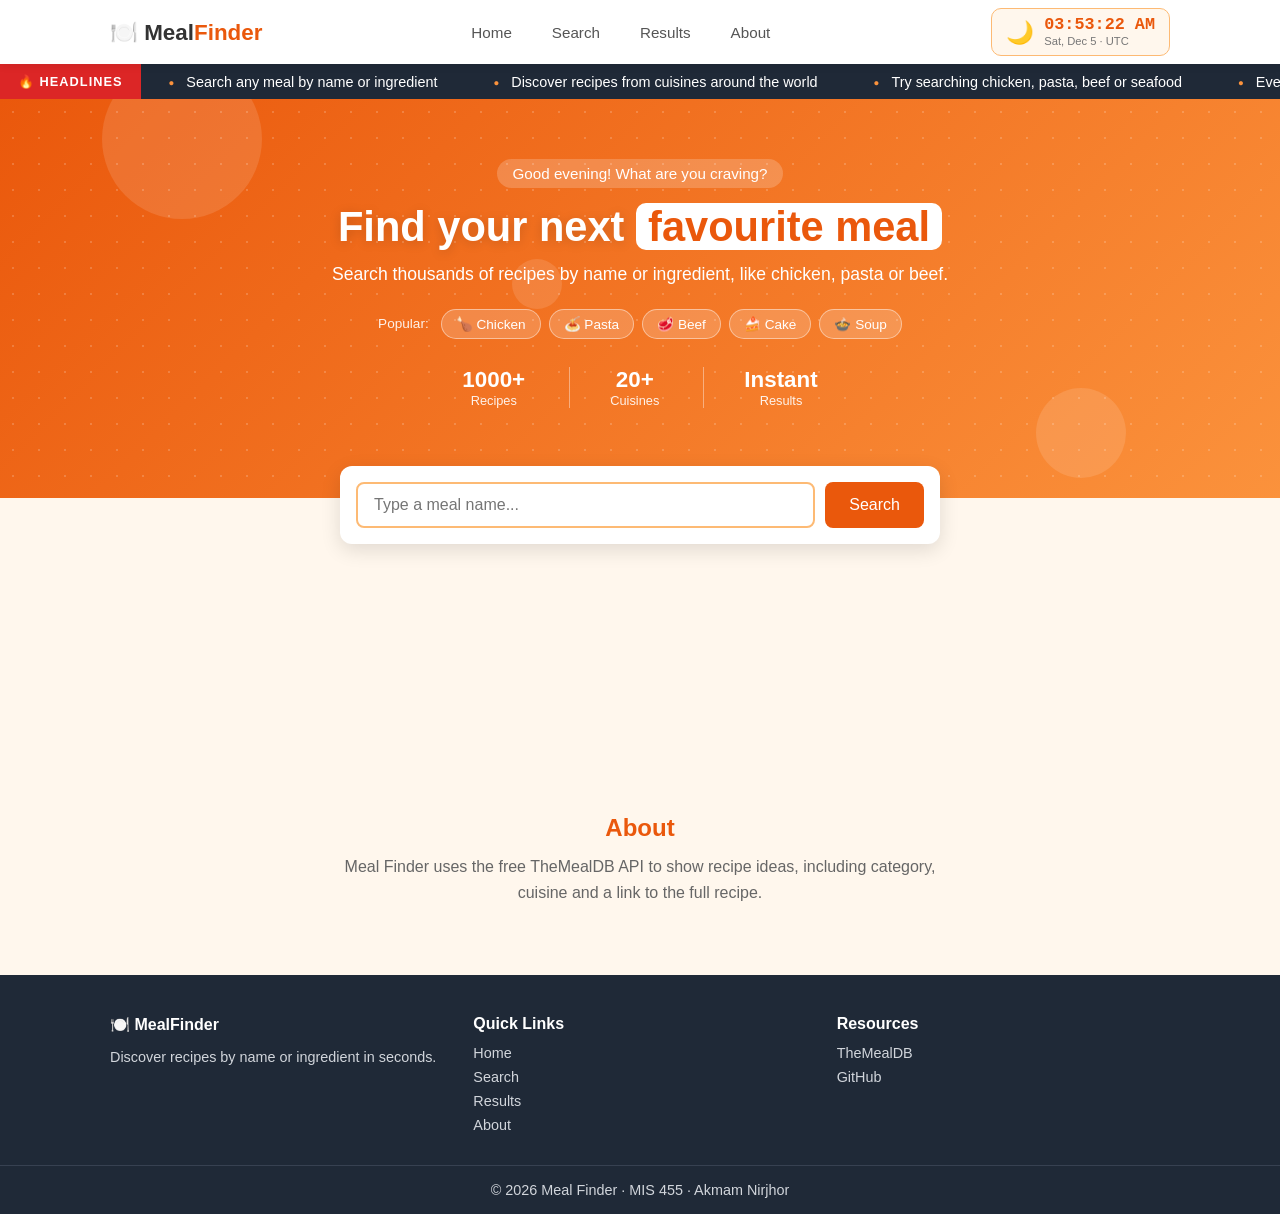
<file: index.html>
<!DOCTYPE html>
<html lang="en">
<head>
  <meta charset="UTF-8">
  <meta name="viewport" content="width=device-width, initial-scale=1.0">
  <title>Meal Finder</title>
  <link rel="stylesheet" href="style.css">
</head>
<body>
  <div class="cursor-dot" id="cursorDot"></div>
  <div class="cursor-ring" id="cursorRing"></div>

  <nav class="navbar">
    <div class="nav-inner">
      <a href="#home" class="brand">🍽️ Meal<span>Finder</span></a>

      <ul class="nav-links" id="navLinks">
        <li><a href="#home">Home</a></li>
        <li><a href="#search">Search</a></li>
        <li><a href="#results-section">Results</a></li>
        <li><a href="#about">About</a></li>
      </ul>

      <div class="smart-clock" id="smartClock" title="Your local time">
        <span class="clock-icon" id="clockIcon">🕐</span>
        <div class="clock-text">
          <span class="clock-time" id="clockTime">--:--:--</span>
          <span class="clock-date" id="clockDate"></span>
        </div>
      </div>

      <button class="nav-toggle" id="navToggle" aria-label="Toggle navigation" aria-expanded="false">☰</button>
    </div>
  </nav>

  <div class="ticker" aria-label="Food headlines">
    <span class="ticker-label">🔥 HEADLINES</span>
    <div class="ticker-track">
      <div class="ticker-move">
        <span>Search any meal by name or ingredient</span>
        <span>Discover recipes from cuisines around the world</span>
        <span>Try searching chicken, pasta, beef or seafood</span>
        <span>Every result shows its category and cuisine</span>
        <span>Tap View recipe for the full cooking guide</span>
        <span>Search any meal by name or ingredient</span>
        <span>Discover recipes from cuisines around the world</span>
        <span>Try searching chicken, pasta, beef or seafood</span>
        <span>Every result shows its category and cuisine</span>
        <span>Tap View recipe for the full cooking guide</span>
      </div>
    </div>
  </div>

  <header class="hero" id="home">
    <span class="shape shape-1"></span>
    <span class="shape shape-2"></span>
    <span class="shape shape-3"></span>
    <span class="greeting" id="greeting"></span>
    <h1>Find your next <span class="highlight">favourite meal</span></h1>
    <p>Search thousands of recipes by name or ingredient, like chicken, pasta or beef.</p>

    <div class="hero-chips">
      <span class="chips-label">Popular:</span>
      <button class="chip" data-query="Chicken">🍗 Chicken</button>
      <button class="chip" data-query="Pasta">🍝 Pasta</button>
      <button class="chip" data-query="Beef">🥩 Beef</button>
      <button class="chip" data-query="Cake">🍰 Cake</button>
      <button class="chip" data-query="Soup">🍲 Soup</button>
    </div>

    <div class="hero-stats">
      <div class="stat"><strong>1000+</strong><span>Recipes</span></div>
      <div class="stat"><strong>20+</strong><span>Cuisines</span></div>
      <div class="stat"><strong>Instant</strong><span>Results</span></div>
    </div>
  </header>

  <main>
    <section class="search-section" id="search">
      <div class="search-box">
        <input type="text" id="searchInput" placeholder="Type a meal name...">
        <button id="searchBtn">Search</button>
      </div>
    </section>

    <section class="results-section" id="results-section">
      <p id="message"></p>
      <div id="results" class="results"></div>
    </section>

    <section class="about reveal" id="about">
      <h2>About</h2>
      <p>Meal Finder uses the free TheMealDB API to show recipe ideas, including category, cuisine and a link to the full recipe.</p>
    </section>
  </main>

  <footer class="footer reveal">
    <div class="footer-inner">
      <div class="footer-col">
        <h4>🍽️ MealFinder</h4>
        <p>Discover recipes by name or ingredient in seconds.</p>
      </div>

      <div class="footer-col">
        <h4>Quick Links</h4>
        <ul>
          <li><a href="#home">Home</a></li>
          <li><a href="#search">Search</a></li>
          <li><a href="#results-section">Results</a></li>
          <li><a href="#about">About</a></li>
        </ul>
      </div>

      <div class="footer-col">
        <h4>Resources</h4>
        <ul>
          <li><a href="https://www.themealdb.com" target="_blank">TheMealDB</a></li>
          <li><a href="https://github.com/Akmam-Nirjhor/MIS_455_2030514_Akmam_Nirjhor" target="_blank">GitHub</a></li>
        </ul>
      </div>
    </div>

    <div class="footer-bottom">
      <p>&copy; 2026 Meal Finder &middot; MIS 455 &middot; Akmam Nirjhor</p>
    </div>
  </footer>

  <script src="script.js"></script>
</body>
</html>
</file>
<file: style.css>
* {
  box-sizing: border-box;
  margin: 0;
  padding: 0;
}

html {
  scroll-behavior: smooth;
  scroll-padding-top: 70px;
}

body {
  font-family: Arial, Helvetica, sans-serif;
  background: #fff7ed;
  color: #333;
}

/* Navigation bar */
.navbar {
  position: sticky;
  top: 0;
  z-index: 100;
  background: white;
  box-shadow: 0 2px 8px rgba(0, 0, 0, 0.08);
  animation: slideDown 0.6s ease both;
  transition: box-shadow 0.3s;
}

.navbar.scrolled {
  box-shadow: 0 4px 18px rgba(0, 0, 0, 0.15);
}

.navbar.scrolled .nav-inner {
  height: 56px;
}

.nav-inner {
  transition: height 0.3s;
  max-width: 1100px;
  margin: 0 auto;
  padding: 0 20px;
  height: 64px;
  display: flex;
  align-items: center;
  justify-content: space-between;
}

.brand {
  font-size: 1.4rem;
  font-weight: bold;
  color: #333;
  text-decoration: none;
}

.brand span {
  color: #ea580c;
}

.nav-links {
  display: flex;
  gap: 8px;
  list-style: none;
}

.nav-links a {
  position: relative;
  display: block;
  padding: 8px 16px;
  color: #555;
  text-decoration: none;
  border-radius: 6px;
  font-size: 0.95rem;
}

.nav-links a::after {
  content: "";
  position: absolute;
  left: 16px;
  right: 16px;
  bottom: 4px;
  height: 2px;
  background: #ea580c;
  transform: scaleX(0);
  transform-origin: left;
  transition: transform 0.3s ease;
}

.nav-links a:hover {
  color: #ea580c;
}

.nav-links a:hover::after {
  transform: scaleX(1);
}

.nav-toggle {
  display: none;
  background: none;
  border: none;
  font-size: 1.6rem;
  color: #333;
  cursor: pointer;
}

/* Hero */
.hero {
  position: relative;
  overflow: hidden;
  background: linear-gradient(135deg, #ea580c, #fb923c, #f59e0b, #ea580c);
  background-size: 300% 300%;
  animation: gradientShift 14s ease infinite;
  color: white;
  text-align: center;
  padding: 60px 20px 90px;
}

.hero h1 {
  position: relative;
  font-size: 2.6rem;
  margin-bottom: 12px;
  animation: fadeUp 0.8s ease both;
}

.hero p {
  position: relative;
  font-size: 1.1rem;
  opacity: 0.95;
  animation: fadeUp 0.8s 0.2s ease both;
}

main {
  max-width: 1100px;
  margin: 0 auto;
  padding: 0 20px;
}

/* Search */
.search-section {
  margin-top: -32px;
}

.search-box {
  display: flex;
  justify-content: center;
  gap: 10px;
  background: white;
  padding: 16px;
  border-radius: 12px;
  box-shadow: 0 6px 20px rgba(0, 0, 0, 0.12);
  max-width: 600px;
  margin: 0 auto;
  animation: fadeUp 0.8s 0.4s ease both;
}

.search-box input {
  flex: 1;
  padding: 12px 16px;
  font-size: 1rem;
  border: 2px solid #fdba74;
  border-radius: 8px;
  outline: none;
  transition: border-color 0.2s, box-shadow 0.2s;
}

.search-box input:focus {
  border-color: #ea580c;
  box-shadow: 0 0 0 4px rgba(234, 88, 12, 0.15);
}

.search-box button {
  padding: 12px 24px;
  font-size: 1rem;
  background: #ea580c;
  color: white;
  border: none;
  border-radius: 8px;
  cursor: pointer;
  transition: background 0.2s, transform 0.2s, box-shadow 0.2s;
}

.search-box button:hover {
  background: #c2410c;
  transform: translateY(-2px);
  box-shadow: 0 6px 14px rgba(234, 88, 12, 0.35);
}

.search-box button:active {
  transform: translateY(0);
}

/* Results */
.results-section {
  padding: 40px 0 20px;
  min-height: 200px;
}

#message {
  text-align: center;
  font-size: 1.1rem;
  margin-bottom: 20px;
}

.results {
  display: flex;
  flex-wrap: wrap;
  justify-content: center;
  gap: 20px;
}

.card {
  width: 230px;
  background: white;
  border-radius: 12px;
  overflow: hidden;
  box-shadow: 0 4px 12px rgba(0, 0, 0, 0.1);
  transition: transform 0.3s ease, box-shadow 0.3s ease;
  animation: fadeUp 0.6s ease both;
}

.card:hover {
  transform: translateY(-8px);
  box-shadow: 0 14px 28px rgba(0, 0, 0, 0.18);
}

.card img {
  width: 100%;
  height: 200px;
  object-fit: cover;
  display: block;
  transition: transform 0.5s ease;
}

.card:hover img {
  transform: scale(1.08);
}

.card-body {
  padding: 14px;
}

.card-body h3 {
  font-size: 1.05rem;
  margin-bottom: 8px;
}

.card-body p {
  font-size: 0.9rem;
  color: #666;
}

.card-body a {
  display: inline-block;
  margin-top: 10px;
  color: #ea580c;
  font-size: 0.9rem;
  transition: transform 0.2s;
}

.card-body a:hover {
  transform: translateX(4px);
}

/* About */
.about {
  text-align: center;
  max-width: 650px;
  margin: 40px auto;
  padding: 30px 20px;
}

.about h2 {
  color: #ea580c;
  margin-bottom: 12px;
}

.about p {
  color: #666;
  line-height: 1.6;
}

/* Footer */
.footer {
  background: #1f2937;
  color: #d1d5db;
  font-size: 0.9rem;
}

.footer-inner {
  max-width: 1100px;
  margin: 0 auto;
  padding: 40px 20px 24px;
  display: flex;
  flex-wrap: wrap;
  justify-content: space-between;
  gap: 30px;
}

.footer-col {
  min-width: 180px;
  flex: 1;
}

.footer-col h4 {
  color: white;
  margin-bottom: 12px;
  font-size: 1rem;
}

.footer-col p {
  line-height: 1.6;
}

.footer-col ul {
  list-style: none;
}

.footer-col li {
  margin-bottom: 8px;
}

.footer-col a {
  display: inline-block;
  color: #d1d5db;
  text-decoration: none;
  transition: color 0.2s, transform 0.2s;
}

.footer-col a:hover {
  transform: translateX(4px);
}

.footer-col a:hover {
  color: #fb923c;
}

.footer-bottom {
  border-top: 1px solid #374151;
  text-align: center;
  padding: 16px 20px;
}

/* Custom mouse cursor */
.cursor-dot,
.cursor-ring {
  position: fixed;
  top: 0;
  left: 0;
  z-index: 9999;
  pointer-events: none;
  opacity: 0;
  transition: opacity 0.3s;
}

.cursor-dot::before,
.cursor-ring::before {
  content: "";
  position: absolute;
  border-radius: 50%;
  transform: translate(-50%, -50%);
}

.cursor-dot::before {
  width: 8px;
  height: 8px;
  background: #ea580c;
}

.cursor-ring::before {
  width: 36px;
  height: 36px;
  border: 2px solid #ea580c;
  transition: width 0.25s, height 0.25s, background 0.25s, border-color 0.25s;
}

.cursor-ring.hovering::before {
  width: 56px;
  height: 56px;
  background: rgba(234, 88, 12, 0.15);
}

.cursor-ring.clicking::before {
  width: 24px;
  height: 24px;
  background: rgba(234, 88, 12, 0.35);
}

body.cursor-active .cursor-dot,
body.cursor-active .cursor-ring {
  opacity: 1;
}

body.custom-cursor,
body.custom-cursor a,
body.custom-cursor button,
body.custom-cursor .card {
  cursor: none;
}

/* Banner extras */
.hero::before {
  content: "";
  position: absolute;
  inset: 0;
  background-image: radial-gradient(rgba(255, 255, 255, 0.18) 1.5px, transparent 1.5px);
  background-size: 26px 26px;
  pointer-events: none;
}

.hero h1 {
  max-width: 700px;
  margin-left: auto;
  margin-right: auto;
  line-height: 1.2;
  text-shadow: 0 2px 12px rgba(0, 0, 0, 0.15);
}

.highlight {
  background: white;
  color: #ea580c;
  padding: 0 12px;
  border-radius: 10px;
  text-shadow: none;
  white-space: nowrap;
}

.hero-chips {
  position: relative;
  display: flex;
  flex-wrap: wrap;
  justify-content: center;
  align-items: center;
  gap: 8px;
  margin-top: 24px;
  animation: fadeUp 0.8s 0.3s ease both;
}

.chips-label {
  font-size: 0.85rem;
  opacity: 0.9;
  margin-right: 4px;
}

.chip {
  padding: 6px 14px;
  font-size: 0.85rem;
  color: white;
  background: rgba(255, 255, 255, 0.18);
  border: 1px solid rgba(255, 255, 255, 0.45);
  border-radius: 20px;
  cursor: pointer;
  transition: background 0.2s, color 0.2s, transform 0.2s;
}

.chip:hover {
  background: white;
  color: #ea580c;
  transform: translateY(-2px);
}

.hero-stats {
  position: relative;
  display: flex;
  justify-content: center;
  gap: 40px;
  margin-top: 28px;
  animation: fadeUp 0.8s 0.4s ease both;
}

.stat {
  display: flex;
  flex-direction: column;
  padding: 0 4px;
}

.stat + .stat {
  padding-left: 40px;
  border-left: 1px solid rgba(255, 255, 255, 0.4);
}

.stat strong {
  font-size: 1.4rem;
}

.stat span {
  font-size: 0.8rem;
  opacity: 0.9;
}

/* News headline ticker */
.ticker {
  display: flex;
  align-items: stretch;
  background: #1f2937;
  color: white;
  font-size: 0.9rem;
  overflow: hidden;
}

.ticker-label {
  flex-shrink: 0;
  display: flex;
  align-items: center;
  padding: 10px 18px;
  background: #dc2626;
  font-weight: bold;
  letter-spacing: 1px;
  font-size: 0.8rem;
  position: relative;
  z-index: 1;
}

.ticker-track {
  flex: 1;
  overflow: hidden;
  display: flex;
  align-items: center;
}

.ticker-move {
  display: flex;
  white-space: nowrap;
  animation: tickerScroll 50s linear infinite;
}

.ticker-track:hover .ticker-move {
  animation-play-state: paused;
}

.ticker-move span {
  padding: 0 28px;
}

.ticker-move span::before {
  content: "●";
  color: #fb923c;
  margin-right: 12px;
  font-size: 0.6rem;
  vertical-align: middle;
}

@keyframes tickerScroll {
  from {
    transform: translateX(0);
  }
  to {
    transform: translateX(-50%);
  }
}

/* Smart clock */
.smart-clock {
  display: flex;
  align-items: center;
  gap: 10px;
  padding: 6px 14px;
  margin-left: 12px;
  background: #fff7ed;
  border: 1px solid #fdba74;
  border-radius: 10px;
}

.clock-icon {
  font-size: 1.4rem;
}

.clock-text {
  display: flex;
  flex-direction: column;
  line-height: 1.2;
}

.clock-time {
  font-family: "Courier New", monospace;
  font-size: 1.05rem;
  font-weight: bold;
  color: #ea580c;
  font-variant-numeric: tabular-nums;
}

.clock-date {
  font-size: 0.7rem;
  color: #777;
  white-space: nowrap;
}

.greeting {
  position: relative;
  display: inline-block;
  margin-bottom: 14px;
  padding: 6px 16px;
  font-size: 0.95rem;
  background: rgba(255, 255, 255, 0.2);
  border-radius: 20px;
  animation: fadeUp 0.8s ease both;
}

/* Animations */
.shape {
  position: absolute;
  border-radius: 50%;
  background: rgba(255, 255, 255, 0.12);
  animation: float 8s ease-in-out infinite;
}

.shape-1 {
  width: 160px;
  height: 160px;
  top: -40px;
  left: 8%;
}

.shape-2 {
  width: 90px;
  height: 90px;
  bottom: 20px;
  right: 12%;
  animation-delay: -3s;
}

.shape-3 {
  width: 50px;
  height: 50px;
  top: 40%;
  left: 40%;
  animation-delay: -5s;
}

.reveal {
  opacity: 0;
  transform: translateY(30px);
  transition: opacity 0.8s ease, transform 0.8s ease;
}

.reveal.visible {
  opacity: 1;
  transform: none;
}

@keyframes fadeUp {
  from {
    opacity: 0;
    transform: translateY(24px);
  }
  to {
    opacity: 1;
    transform: translateY(0);
  }
}

@keyframes slideDown {
  from {
    opacity: 0;
    transform: translateY(-100%);
  }
  to {
    opacity: 1;
    transform: translateY(0);
  }
}

@keyframes float {
  0%, 100% {
    transform: translateY(0) scale(1);
  }
  50% {
    transform: translateY(-22px) scale(1.08);
  }
}

@keyframes gradientShift {
  0%, 100% {
    background-position: 0% 50%;
  }
  50% {
    background-position: 100% 50%;
  }
}

@media (prefers-reduced-motion: reduce) {
  *, *::before, *::after {
    animation: none !important;
    transition: none !important;
  }

  .reveal {
    opacity: 1;
    transform: none;
  }
}

/* Mobile */
@media (max-width: 700px) {
  .nav-toggle {
    display: block;
  }

  .nav-links {
    display: none;
    position: absolute;
    top: 64px;
    left: 0;
    right: 0;
    flex-direction: column;
    gap: 0;
    background: white;
    padding: 8px 20px 16px;
    box-shadow: 0 6px 8px rgba(0, 0, 0, 0.08);
  }

  .nav-links.open {
    display: flex;
  }

  .hero h1 {
    font-size: 2rem;
  }

  .smart-clock {
    margin-left: auto;
    margin-right: 10px;
    padding: 4px 10px;
  }

  .clock-date {
    display: none;
  }

  .hero-stats {
    gap: 20px;
  }

  .stat + .stat {
    padding-left: 20px;
  }

  .highlight {
    white-space: normal;
  }
}
</file>
